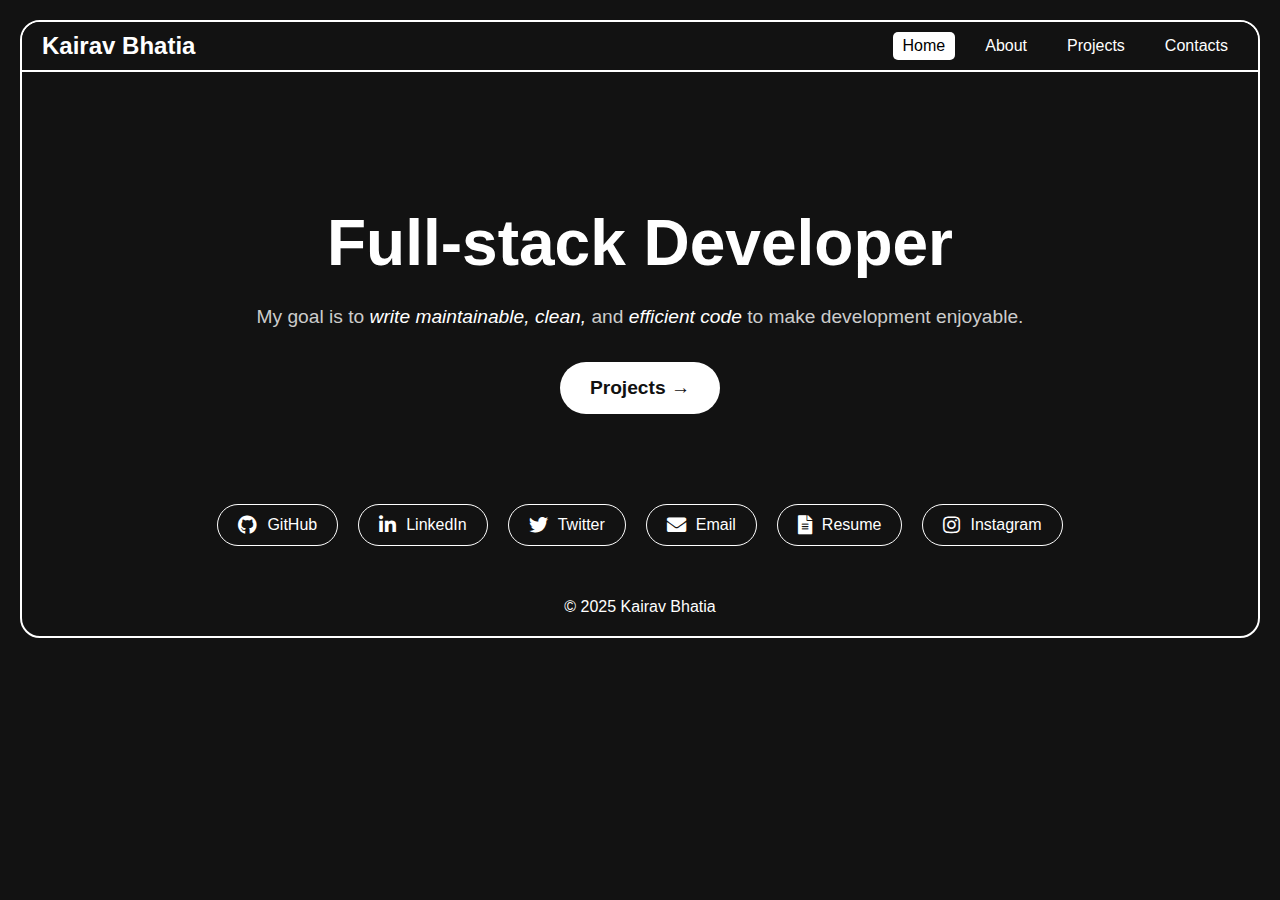
<file: index.html>
<!DOCTYPE html>
<html lang="en">
<head>
  <!-- general -->
  <meta charset="UTF-8">
  <meta name="viewport" content="width=device-width, initial-scale=1.0">
  <meta name="description" content="Portfolio of Kairav Bhatia, a Full Stack Developer specializing in modern web technologies and backend systems.">
  <meta name="keywords" content="Kairav Bhatia, Full Stack Developer, Web Development, Portfolio, Personal Site">
  <meta name="author" content="Kairav Bhatia">
  <!-- social -->
  <meta property="og:title" content="Kairav Bhatia | Computer Engineer">
  <meta property="og:description" content="Check out my portfolio showcasing my projects and expertise in computers.">
  <!-- <meta property="og:image" content="https://example.com/preview-image.jpg">
  <meta property="og:url" content="https://example.com"> -->
  <meta property="og:type" content="website">

  <title>Kairav</title>
  <link rel="stylesheet" href="/css/style.css">
  <link rel="stylesheet" href="/css/home.css">
  <link rel="stylesheet" href="/css/about.css">
  <link rel="stylesheet" href="/css/project.css">
  <link rel="stylesheet" href="/css/contact.css">
  <link rel="stylesheet" href="/css/article.css">
  <link rel="shortcut icon" href="imgs/fav.png" type="image/x-icon">
  <link href="https://cdnjs.cloudflare.com/ajax/libs/font-awesome/5.15.4/css/all.min.css" rel="stylesheet">
</head>
<body>
  <div class="container">
    <!-- Navbar -->
    <header class="navbar">
      <div class="brand"><a href="#" onclick="triggerLinkClick('homenav');return false;">Kairav Bhatia</a></div>
      <div class="links">
        <!-- Highlight div -->
        <div class="highlight" style="width: 0; left: 0;"></div>
        <a id="homenav" href="#" onclick="showDiv('home')" class="active">Home</a>
        <a href="#" onclick="showDiv('about')" >About</a>
        <a id="projectnav" href="#" onclick="showDiv('projects')">Projects</a>
        <!-- <a href="#" onclick="showDiv('articles')">Blogs</a> -->
        <a id="contactnav" href="#" onclick="showDiv('contacts')">Contacts</a>
        <!-- <a href="#" onclick="showDiv('other')">Other</a> -->
      </div>
      <div class="hamburger">
        <span></span>
        <span></span>
        <span></span>
      </div>
    </header>

    <!-- Content -->
    <main class="content-wrapper">


      <!-- Home -->
      <div id="home" class="content-div">
        <!-- <h3>Total Views: 124</h3> -->


        <div class="developer-section">
          <h1 class="title">
            <span>Full-stack</span> Developer
          </h1>
          <p class="description">
            My goal is to <em>write maintainable, clean,</em> and <em>efficient code</em> to make development enjoyable.
          </p>
          <a href="#" onclick="triggerLinkClick('projectnav');return false;" class="btn">Projects →</a>
        </div>


        <div class="social-links">
          <a href="https://github.com/kairavb" target="_blank" class="social-link">
            <i class="fab fa-github"></i> GitHub
          </a>
          <a href="https://linkedin.com/in/kairavb" target="_blank" class="social-link">
            <i class="fab fa-linkedin-in"></i> LinkedIn
          </a>
          <a href="https://x.com/kairavb8" target="_blank" class="social-link">
            <i class="fab fa-twitter"></i> Twitter
          </a>
          <a href="mailto:kairavb8@gmail.com" target="_blank" class="social-link">
            <i class="fas fa-envelope"></i> Email
          </a>
          <a href="https://docs.google.com/document/d/e/2PACX-1vSeuclHt1fqtLr7Bauaews6loFaRYcWkM099_e0h2mGWlcO7tqpzT83ByS80xijHq0mepZKkIPFzjnZ/pub" target="_blank" class="social-link">
            <i class="fas fa-file-alt"></i> Resume
          </a>
          <a href="https://www.instagram.com/kairav.bhatia/" target="_blank" class="social-link">
            <i class="fab fa-instagram"></i> Instagram
          </a>
          <!-- <a href="#" target="_blank" class="social-link">
            <i class="fab fa-youtube"></i> YouTube
          </a> -->
          <!-- <a href="#" target="_blank" class="social-link">
            <i class="fas fa-phone-alt"></i> Call
          </a> -->
          <!-- <a href="#" target="_blank" class="social-link">
            <i class="fab fa-telegram-plane"></i> Telegram
          </a> -->
        </div>
      </div>


      <!-- About -->
      <div id="about" class="content-div" style="display: none;">
        <h3>... /About ...</h3>


        <div id="about-me">
          <div class="about-container">
            <div class="about-image">
              <img src="/imgs/me1.webp" alt="About Me Image">
            </div>
            <div class="about-details">
              <h2>About Me</h2>
              <ul>
                <li><strong>Age:</strong> 20</li>
                <li><strong>From:</strong> New Delhi, India</li>
                <li><strong>Email:</strong> kairavb8@gmail.com</li>
                <li><strong>Likes:</strong> Computers, Football, Space🚀</li>
              </ul>
              <p>
                I am a passionate developer who loves creating beautiful and functional web designs. With a strong background in coding and a creative approach, I aim to deliver exceptional digital experiences.
              </p>
            </div>
          </div>
        </div>


        <div class="work-section">
          <h1 class="work-title">Achievements</h1>
          <div class="work-list">
            <div class="work-item">
              <div class="work-column duration">
                <span>2023</span>
                <small>April</small>
              </div>
              <div class="work-column company">
                <h2 class="company-name">Hackathon Winner</h2>
              </div>
              <div class="work-column role">
                <h3>Software Debugging in Python</h3>
              </div>
            </div>
        
            <div class="work-item">
              <div class="work-column duration">
                <span>2023</span>
                <small>November</small>
              </div>
              <div class="work-column company">
                <h2 class="company-name">Quiz Winner</h2>
              </div>
              <div class="work-column role">
                <h3>Basics of Web 3</h3>
              </div>
            </div>
        
            <div class="work-item">
              <div class="work-column duration">
                <span>2023</span>
                <small>June</small>
              </div>
              <div class="work-column company">
                <h2 class="company-name">Highest League</h2>
              </div>
              <div class="work-column role">
                <h3>Highest Possible League On chess.com</h3>
              </div>
            </div>
          </div>
          <div class="work-experience">
            <p>and ofcourse,</p>
            <strong>Being Born!</strong>
          </div>
        </div>


        <h1 class="skills-title">Skills</h1>
        <div class="skills-section">
          <div class="skills-content">
            <div class="skills-box front-end">
              <h2>Front-end</h2>
              <p>HTML / CSS / JavaScript / TypeScript / React / Svelt / Angular / Vue / Tailwind / Bootstrap / Redux / GraphQL</p>
            </div>
            <div class="skills-box styles">
              <h2>Linux</h2>
              <p>RHEL Based / Debian Based / Arch Based / Bash / Zsh / Linux Tools / Linux Commands</p>
            </div>
            <div class="skills-box back-end">
              <h2>Back-end</h2>
              <p>Golang / Go-Gin / Go-Fiber / PostgreSQL / MySQL / SQLite / MongoDB / Flask / Redis / API's / NodeJS / REST API's / Microservices</p>
            </div>
            <div class="skills-box devops">
              <h2>DevOps</h2>
              <p>Nginx / Docker / (CI/CD) / kubernetes / Domain / Hosting</p>
            </div>
            <div class="skills-box devops">
              <h2>Other</h2>
              <p>Git / GitHub / Slack / DRY-Code / English / Communication</p>
            </div>
            <p class="skills-description">These are some of my <strong>favorite technologies, topics, or tools</strong> that I worked with.</p>
          </div>
          <div class="skills-image">
            <img src="/imgs/me2.webp" alt="Profile image" />
          </div>
        </div>        


        <div class="work-section">
          <h1 class="work-title">Work</h1>
          <div class="work-list">
            <div class="work-item">
              <div class="work-column duration">
                <span>2024 </span>
                <small>1 month</small>
              </div>
              <div class="work-column company">
                <h2 class="company-name">BH Reels</h2>
              </div>
              <div class="work-column role">
                <h3>Fullstack developer | Hosting, HTML, CSS, React</h3>
              </div>
            </div>
        
            <div class="work-item">
              <div class="work-column duration">
                <span>2024</span>
                <small>2 months</small>
              </div>
              <div class="work-column company">
                <h2 class="company-name">Contour Interiors</h2>
              </div>
              <div class="work-column role">
                <h3>Frontend developer | HTML, CSS, JS</h3>
              </div>
            </div>
          </div>
          <div class="work-experience">
            <p>Work experience</p>
            <strong>3 months</strong>
          </div>
        </div>
      </div>


      <!-- Projects -->
      <div id="projects" class="content-div" style="display: none;">
        <h3>... /Projects ...</h3>


        <h2>My Projects</h2>
        <p>The best way to showcase work and knowledge is projects!</p>
        <div class="container-proj">
          <div class="box">
            <img src="/imgs/p1.webp" alt="Project Image" />
            <div class="content">
              <h3>Payment System</h3>
              <div class="buttons">
                <a href="https://github.com/kairavb/payment_system_variak" target="_blank" class="btn">Source</a>
              </div>
            </div>
          </div>
          <div class="box">
            <img src="/imgs/p2.webp" alt="Project Image" />
            <div class="content">
              <h3>Snake Game</h3>
              <div class="buttons">
                <a href="https://saap.pages.dev" target="_blank" class="btn">View</a>
                <a href="https://github.com/kairavb/snake-game" target="_blank" class="btn">Source</a>
              </div>
            </div>
          </div>
          <div class="box">
            <img src="/imgs/p3.webp" alt="Project Image" />
            <div class="content">
              <h3>LinkedIn For Chefs</h3>
              <div class="buttons">
                <a href="https://kairavb.pythonanywhere.com/" target="_blank" class="btn">View</a>
                <a href="https://github.com/kairavb/chefconnect" target="_blank" class="btn">Source</a>
              </div>
            </div>
          </div>
          <div class="box">
            <img src="/imgs/p4.webp" alt="Project Image" />
            <div class="content">
              <h3>DSA Platform</h3>
              <div class="buttons">
                <a href="https://github.com/kairavb/dsaplatform" target="_blank" class="btn">Source</a>
              </div>
            </div>
          </div>
          <div class="box">
            <img src="/imgs/p5.webp" alt="Project Image" />
            <div class="content">
              <h3>Smart Helmet</h3>
              <div class="buttons">
                <a href="https://github.com/kairavb/smart-helmet" target="_blank" class="btn">Source</a>
              </div>
            </div>
          </div>
          <div class="box">
            <img src="/imgs/p6.webp" alt="Project Image" />
            <div class="content">
              <h3>Single Layer Neural Network</h3>
              <div class="buttons">
                <a href="https://github.com/kairavb/single_layer_perceptron" target="_blank" class="btn">Source</a>
              </div>
            </div>
          </div>
          <div class="box">
            <img src="/imgs/p7.webp" alt="Project Image" />
            <div class="content">
              <h3>Duplicate File Finder</h3>
              <div class="buttons">
                <a href="https://github.com/kairavb/duplicate_file_finder" target="_blank" class="btn">Source</a>
              </div>
            </div>
          </div>
          <div class="box">
            <img src="/imgs/p8.webp" alt="Project Image" />
            <div class="content">
              <h3>GO URL Shortner</h3>
              <div class="buttons">
                <a href="https://github.com/kairavb/URL-Shortner" target="_blank" class="btn">Source</a>
              </div>
            </div>
          </div>
        </div>

        <h2>Freelance & Work</h2>
        <p>Projects I made as a freelancer or while working</p>
        <div class="container-proj">
          <div class="box">
            <img src="/imgs/w1.webp" alt="Project Image" />
            <div class="content">
              <h3>Countour Interiors</h3>
              <div class="buttons">
                <a href="https://www.contourinteriors.in/" target="_blank" class="btn">View</a>
              </div>
            </div>
          </div>
          <div class="box">
            <img src="/imgs/w2.webp" alt="Project Image" />
            <div class="content">
              <h3>Cheap Printouts</h3>
              <div class="buttons">
                <a href="https://cheapprintouts.com/" target="_blank" class="btn">View</a>
              </div>
            </div>
          </div>
          <div class="box">
            <img src="/imgs/w3.webp" alt="Project Image" />
            <div class="content">
              <h3>BH Reels</h3>
              <div class="buttons">
                <a href="https://bh-reels.vercel.app/" target="_blank" class="btn">View</a>
              </div>
            </div>
          </div>
        </div>

        <div class="cbtn">
          <p id="cbtnp">
            Liked my work? Contact me below
          </p>
          <a href="#" onclick="triggerLinkClick('contactnav');return false;" class="cbtn">Contact →</a>
        </div>
      </div>


      <!-- Articles -->
      <div id="articles" class="content-div" style="display: none;">
        <h3>... /Blogs ...</h3>


        <div class="articles-container">
          <h2>Latest Blogs</h2>
          <p>Stay updated with the latest blogs and insights about tech and my work.</p>
          <div class="articles-grid">
            <div class="article-box">
              <h3>Article Title 1</h3>
              <p>Short description of the article goes here. This is a brief preview of the content.</p>
              <div class="article-footer">
                <a href="#" class="read-more">Read More</a>
                <span class="article-date">November 26, 2024</span>
              </div>
            </div>
            <div class="article-box">
              <h3>Article Title 2</h3>
              <p>Short description of the article goes here. This is a brief preview of the content.</p>
              <div class="article-footer">
                <a href="#" class="read-more">Read More</a>
                <span class="article-date">November 25, 2024</span>
              </div>
            </div>
            <div class="article-box">
              <h3>Article Title 3</h3>
              <p>Short description of the article goes here. This is a brief preview of the content.</p>
              <div class="article-footer">
                <a href="#" class="read-more">Read More</a>
                <span class="article-date">November 24, 2024</span>
              </div>
            </div>
          </div>
        </div>
      </div>


      <!-- Contacts -->
      <div id="contacts" class="content-div" style="display: none;">
        <h3>... /Contacts ...</h3>


        <div class="contacts-container">
          <h2>Contact Me</h2>
          <div class="social-links">
            <a href="https://github.com/kairavb" target="_blank" class="social-link">
              <i class="fab fa-github"></i> GitHub
            </a>
            <a href="https://linkedin.com/in/kairavb" target="_blank" class="social-link">
              <i class="fab fa-linkedin-in"></i> LinkedIn
            </a>
            <a href="https://x.com/kairavb8" target="_blank" class="social-link">
              <i class="fab fa-twitter"></i> Twitter
            </a>
            <a href="mailto:kairavb8@gmail.com" target="_blank" class="social-link">
              <i class="fas fa-envelope"></i> Email
            </a>
            <a href="https://docs.google.com/document/d/e/2PACX-1vSeuclHt1fqtLr7Bauaews6loFaRYcWkM099_e0h2mGWlcO7tqpzT83ByS80xijHq0mepZKkIPFzjnZ/pub" target="_blank" class="social-link">
              <i class="fas fa-file-alt"></i> Resume
            </a>
            <a href="https://www.instagram.com/kairav.bhatia/" target="_blank" class="social-link">
              <i class="fab fa-instagram"></i> Instagram
            </a>
          </div>
          <p>Have questions or want to work together? Fill out the form below! <br><em style="color: aliceblue; font-family: 'Courier New', Courier, monospace;">It Actually Works!</em></p>
          <form class="contact-form" action="https://formspree.io/f/xzzbjwez" method="post">
            <div class="form-group">
              <input name="name" type="text" id="name" placeholder="Your Name" required />
            </div>
            <div class="form-group">
              <input name="email" type="email" id="email" placeholder="Your Email" required />
            </div>
            <div class="form-group">
              <textarea name="message" id="message" rows="5" placeholder="Your Message" required></textarea>
            </div>
            <button type="submit" class="btn">Send Message</button>
          </form>
        </div>
      </div>


      <!-- other -->
      <div id="other" class="content-div" style="display: none;">
        <h1>Welcome to the Projects Section</h1>
        <p style="margin-top: 500px;">Scroll down to see more content!</p>
      </div>

      <footer>
        <p>&copy; 2025 Kairav Bhatia</p>
      </footer>
    </main>
    

  </div>
</body>
<script src="/js/index.js"></script>
</html>
</file>
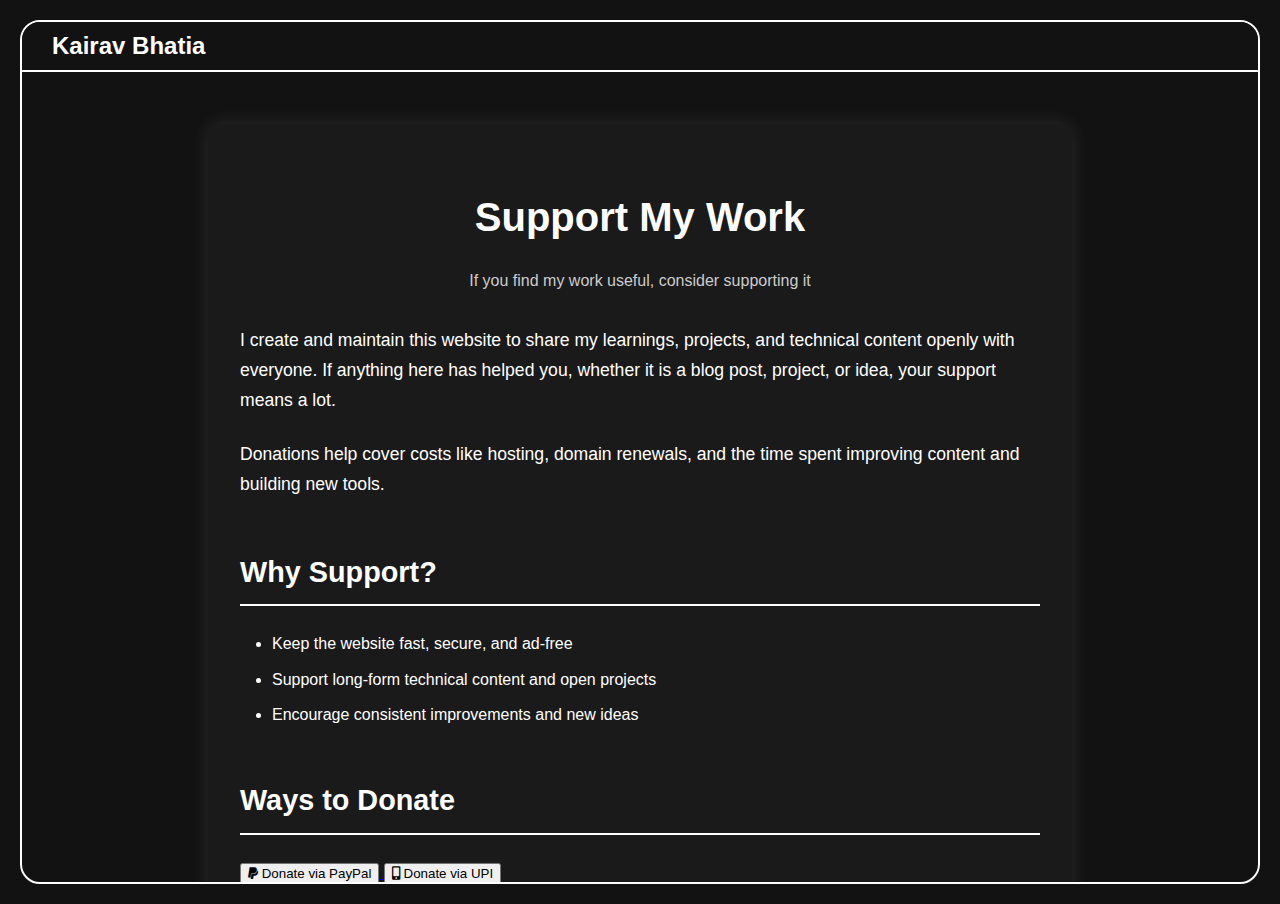
<file: donate/index.html>
<!DOCTYPE html>
<html lang="en">
<head>
  <meta charset="UTF-8" />
  <meta name="viewport" content="width=device-width, initial-scale=1.0"/>
  <title>Support My Work</title>

  <link rel="stylesheet" href="/static/css/style.css">
  <link rel="stylesheet" href="/static/css/blog.css">
  <link rel="shortcut icon" href="/static/imgs/fav.png" type="image/x-icon">
  <link href="https://cdnjs.cloudflare.com/ajax/libs/font-awesome/5.15.4/css/all.min.css" rel="stylesheet">
</head>

<body>
  <div class="container scroll-thin">

    <!-- Navbar -->
    <header class="navbar">
      <div class="highlight" id="highlight"></div>

      <div class="brand">
        <a href="/index.html">Kairav <span id="sname">Bhatia</span></a>
      </div>
    </header>

    <!-- Content -->
    <main class="content-wrapper">
      <article class="blog-post">

        <header class="post-header">
          <h1 class="post-title">Support My Work</h1>
          <p class="post-meta">
            If you find my work useful, consider supporting it
          </p>
        </header>

        <section class="post-content">
          <p>
            I create and maintain this website to share my learnings, projects,
            and technical content openly with everyone. If anything here has
            helped you, whether it is a blog post, project, or idea,
            your support means a lot.
          </p>

          <p>
            Donations help cover costs like hosting, domain renewals, and the
            time spent improving content and building new tools.
          </p>

          <h2>Why Support?</h2>
          <ul>
            <li>Keep the website fast, secure, and ad-free</li>
            <li>Support long-form technical content and open projects</li>
            <li>Encourage consistent improvements and new ideas</li>
          </ul>

          <h2>Ways to Donate</h2>

          <div class="donate-options">
            <a href="https://www.paypal.me/kairav8" target="_blank">
              <button>
                <i class="fab fa-paypal"></i> Donate via PayPal
              </button>
            </a>

            <a href="upi://pay?pa=kairavb88@oksbi&pn=Kairav%20Bhatia" target="_blank">
              <button>
                <i class="fas fa-mobile-alt"></i> Donate via UPI
              </button>
            </a>
          </div>

          <p style="margin-top: 2rem; text-align: center;">
            Any amount is appreciated. If you cannot donate,
            sharing the site or sending feedback helps just as much 🙂
          </p>

          <blockquote>
            “Support keeps independent creators building useful things for everyone.”
          </blockquote>
        </section>

        <footer class="post-footer">
          <p style="color:#ccc;">
            Thank you for your support ❤️
          </p>
        </footer>
      </article>

      <footer>
        <p>&copy; <span id="year"></span> Kairav Bhatia</p>
      </footer>
    </main>
  </div>

  <script>
    document.getElementById("year").textContent = new Date().getFullYear();
  </script>
</body>
</html>
</file>
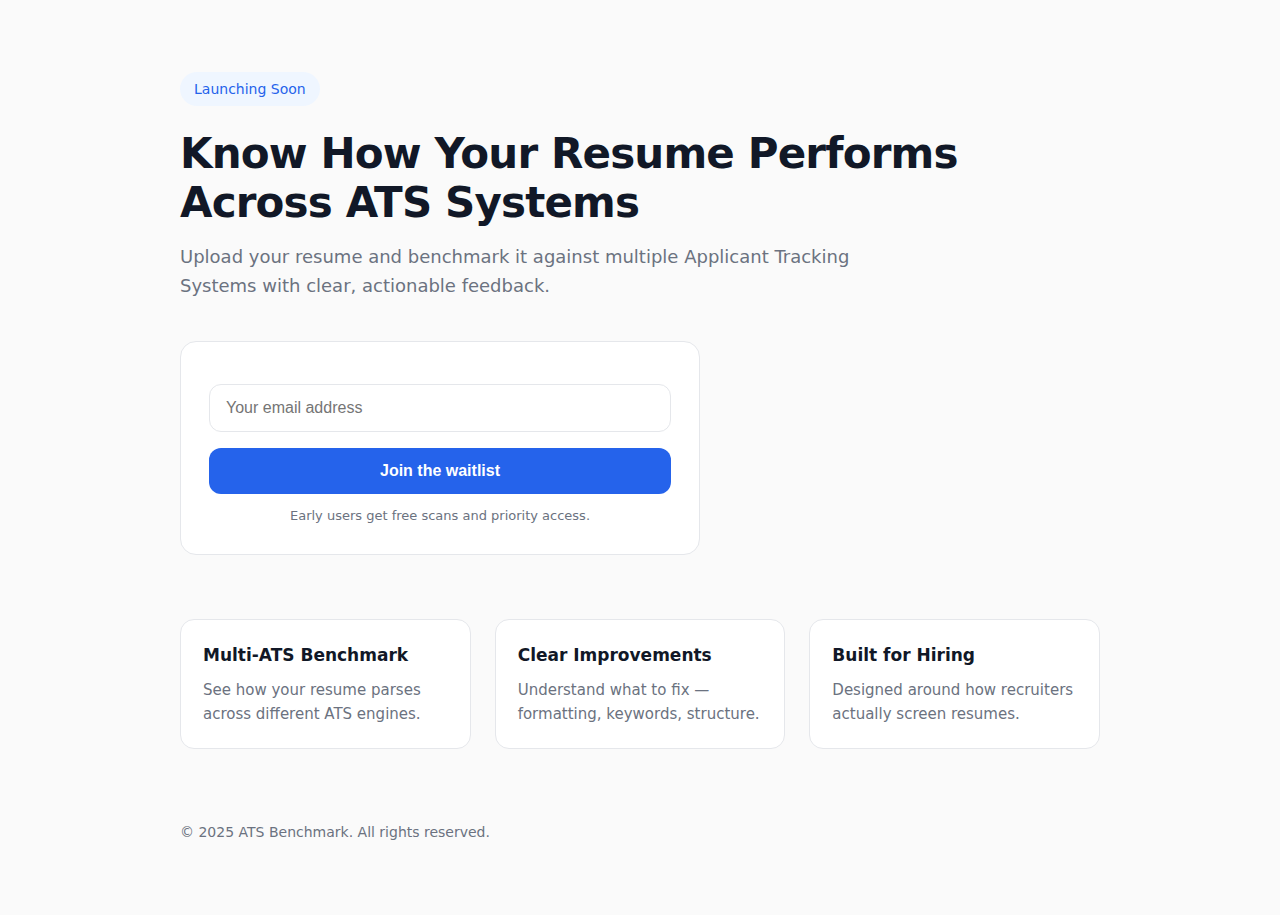
<file: temp.html>
<!DOCTYPE html>
<html lang="en">
<head>
  <!-- Basic SEO -->
  <meta charset="UTF-8">
  <title>ATS Benchmark – Join the Waitlist</title>
  <meta name="description" content="Benchmark your resume across multiple ATS systems. Get early access and free resume scans.">
  <meta name="viewport" content="width=device-width, initial-scale=1">

  <!-- Open Graph (for sharing) -->
  <meta property="og:title" content="ATS Benchmark">
  <meta property="og:description" content="See how your resume performs across real Applicant Tracking Systems.">
  <meta property="og:type" content="website">

  <!-- Theme -->
  <style>
    :root {
      --background: #fafafa;
      --card: #ffffff;
      --border: #e5e7eb;
      --text: #111827;
      --muted: #6b7280;
      --primary: #2563eb;
      --primary-soft: #eff6ff;
    }

    * {
      box-sizing: border-box;
    }

    body {
      margin: 0;
      font-family: system-ui, -apple-system, Segoe UI, Roboto, sans-serif;
      background: var(--background);
      color: var(--text);
      line-height: 1.6;
    }

    .container {
      max-width: 960px;
      margin: 0 auto;
      padding: 72px 20px;
    }

    .badge {
      display: inline-block;
      padding: 6px 14px;
      border-radius: 999px;
      font-size: 14px;
      background: var(--primary-soft);
      color: var(--primary);
      margin-bottom: 24px;
    }

    h1 {
      font-size: 42px;
      line-height: 1.15;
      letter-spacing: -0.02em;
      margin: 0 0 16px;
    }

    p {
      font-size: 18px;
      color: var(--muted);
      max-width: 720px;
      margin: 0;
    }

    .card {
      max-width: 520px;
      margin-top: 40px;
      padding: 28px;
      background: var(--card);
      border: 1px solid var(--border);
      border-radius: 16px;
    }

    input {
      width: 100%;
      padding: 14px 16px;
      margin-top: 14px;
      font-size: 16px;
      border-radius: 12px;
      border: 1px solid var(--border);
    }

    input:focus {
      outline: none;
      border-color: var(--primary);
      box-shadow: 0 0 0 3px var(--primary-soft);
    }

    button {
      width: 100%;
      margin-top: 16px;
      padding: 14px;
      font-size: 16px;
      font-weight: 600;
      border: none;
      border-radius: 12px;
      background: var(--primary);
      color: white;
      cursor: pointer;
    }

    .note {
      margin-top: 12px;
      font-size: 13px;
      color: var(--muted);
      text-align: center;
    }

    .features {
      margin-top: 64px;
      display: grid;
      grid-template-columns: repeat(auto-fit, minmax(220px, 1fr));
      gap: 24px;
    }

    .feature {
      padding: 22px;
      background: var(--card);
      border: 1px solid var(--border);
      border-radius: 14px;
    }

    .feature h3 {
      margin: 0 0 8px;
      font-size: 17px;
    }

    .feature p {
      font-size: 15px;
      color: var(--muted);
    }

    footer {
      margin-top: 72px;
      font-size: 14px;
      color: var(--muted);
    }
  </style>
</head>

<body>
  <main class="container">
    <span class="badge">Launching Soon</span>

    <h1>Know How Your Resume Performs<br>Across ATS Systems</h1>
    <p>
      Upload your resume and benchmark it against multiple Applicant Tracking
      Systems with clear, actionable feedback.
    </p>

    <section class="card">
      <form id="waitlist-form" aria-label="Join waitlist form">
        <input
          type="email"
          name="email"
          placeholder="Your email address"
          required
          aria-label="Email address"
        >
        <button type="submit">Join the waitlist</button>
      </form>
      <div class="note" id="form-note">
        Early users get free scans and priority access.
      </div>
    </section>

    <section class="features">
      <div class="feature">
        <h3>Multi-ATS Benchmark</h3>
        <p>See how your resume parses across different ATS engines.</p>
      </div>
      <div class="feature">
        <h3>Clear Improvements</h3>
        <p>Understand what to fix — formatting, keywords, structure.</p>
      </div>
      <div class="feature">
        <h3>Built for Hiring</h3>
        <p>Designed around how recruiters actually screen resumes.</p>
      </div>
    </section>

    <footer>
      © 2025 ATS Benchmark. All rights reserved.
    </footer>
  </main>

  <script>
    const form = document.getElementById("waitlist-form");
    const note = document.getElementById("form-note");

    form.addEventListener("submit", async (e) => {
      e.preventDefault();

      const email = form.email.value;

      const response = await fetch("/api/waitlist", {
        method: "POST",
        headers: { "Content-Type": "application/json" },
        body: JSON.stringify({ email })
      });

      if (response.ok) {
        note.textContent = "✅ You're on the waitlist!";
        form.reset();
      } else {
        note.textContent = "❌ Something went wrong. Please try again.";
      }
    });
  </script>
</body>
</html>
</file>
<file: css/style.css>
/* Global Styles */
body {
  margin: 0;
  padding: 0;
  font-family: Arial, sans-serif;
  background-color: #121212;
  color: #fff;
  overflow: hidden; /* Disable global scrollbar */
}

footer {
  align-self: center;
}

.container {
  border: 2px solid #fff; /* Bright border */
  border-radius: 20px; /* Rounded corners */
  margin: 20px;
  max-height: calc(100vh - 40px); /* Account for margins */
  display: flex;
  flex-direction: column;
  overflow: hidden; /* Prevent content from spilling out */
}

.content-wrapper {
  overflow-y: auto; /* Enable scrolling inside the box */
  flex: 1; /* Take up remaining space below navbar */
  padding: 20px;
}

/* Navbar Styles */
.navbar {
  display: flex;
  justify-content: space-between;
  align-items: center;
  padding: 10px 20px;
  border-bottom: 2px solid #fff;
  position: sticky;
  top: 0;
  background-color: #121212; /* Match background to avoid flickering */
  z-index: 1000; /* Ensure it stays on top */
}

.navbar .brand {
  font-size: 1.5em;
  font-weight: bold;
}

.brand a {
  color: #fff;
  text-decoration: none;
}

.navbar .links {
  display: flex;
  gap: 20px;
  position: relative;
}

.navbar .links a {
  text-decoration: none;
  color: #fff;
  font-weight: 500;
  padding: 5px 10px;
  position: relative;
  z-index: 1; /* Ensure text appears above the highlight */
  transition: color 0.3s ease; /* Smooth transition for color */
}

.navbar .links a.active {
  color: #000; /* Black text for active link */
}

/* Highlight animation */
.navbar .highlight {
  position: absolute;
  background-color: #fff;
  height: 100%;
  border-radius: 5px;
  z-index: 0; /* Place behind the text */
  transition: all 0.3s ease; /* Smooth animation */
}

.navbar .hamburger {
  display: none;
  flex-direction: column;
  cursor: pointer;
  gap: 5px;
}

.navbar .hamburger span {
  width: 25px;
  height: 3px;
  background-color: #fff;
  border-radius: 2px;
}

footer p{
  display: block;
  text-align: center;
  margin: 0;
  margin-top: 2em;
  padding: 0;
}

/* Responsive Design */
@media (max-width: 768px) {
  .container {
    margin: 0px;
    border-radius: 0px;
    max-height: 100vh;
    border: none;
    max-height: 90vh;
  }
  
  .navbar .links {
    display: none; /* Hide links by default on small screens */
    flex-direction: column;
    background-color: #121212;
    position: absolute;
    top: 60px;
    right: 20px;
    padding: 10px;
    border: 2px solid #fff;
    border-radius: 10px;
    gap: 10px;
  }

  .navbar .hamburger {
    display: flex; /* Show the hamburger menu on small screens */
  }

  .navbar .links.visible {
    display: flex; /* Show links when the menu is toggled */
  }

  .navbar .highlight {
    display: none; /* Disable highlight background in stacked view */
  }

  .navbar .links a.active {
    background-color: #fff; /* Add white background to active link */
    color: #000; /* Black text */
    border-radius: 5px;
    transition: background-color 0.3s ease, color 0.3s ease; /* Smooth transition */
  }
}
</file>
<file: css/home.css>
/* ----main */
.developer-section {
  text-align: center;
  padding: 20px;
  margin: 50px auto;
  max-width: 800px;
}

.developer-section .title {
  font-size: 4rem;
  font-weight: bold;
  line-height: 1.2;
  margin-bottom: 20px;
  color: #fff;
}

.developer-section .description {
  font-size: 1.2rem;
  line-height: 1.6;
  color: #ccc;
  margin-bottom: 30px;
}

.developer-section .description em {
  font-style: italic;
  color: #fff;
}

.developer-section .btn {
  display: inline-block;
  padding: 15px 30px;
  font-size: 1.2rem;
  font-weight: bold;
  color: #111;
  text-decoration: none;
  background: #fff;
  border-radius: 30px;
  transition: background 0.3s ease, transform 0.2s ease;
}

.developer-section .btn:hover {
  background: #f0f0f0;
  transform: scale(1.05);
}

@media (max-width: 768px) {
  .developer-section .title {
    font-size: 3rem;
  }

  .developer-section .description {
    font-size: 1rem;
  }

  .developer-section .btn {
    padding: 12px 25px;
    font-size: 1rem;
  }
}

@media (max-width: 480px) {
  .developer-section .title {
    font-size: 2.5rem;
  }

  .developer-section .description {
    font-size: 0.9rem;
  }

  .developer-section .btn {
    padding: 10px 20px;
    font-size: 0.9rem;
  }
}
  
/*----Social links section*/
.social-links {
  display: flex;
  flex-wrap: wrap;
  justify-content: center;
  gap: 20px;
  padding: 20px;
}

/* Social Link Buttons */
.social-link {
  display: flex;
  align-items: center;
  gap: 10px;
  text-decoration: none;
  padding: 10px 20px;
  border: 1px solid #ffffff;
  border-radius: 30px;
  color: #ffffff;
  font-size: 1rem;
  transition: all 0.3s ease;
}

.social-link i {
  font-size: 1.2rem;
}

/* Hover and Focus Effect */
.social-link:hover {
  background-color: #ffffff;
  color: #121212;
  transform: translateY(-5px);
}

/* Responsive Adjustments */
@media (max-width: 600px) {
  .social-link {
    font-size: 0.9rem;
    padding: 8px 15px;
  }

  .social-link i {
    font-size: 1rem;
  }
}
</file>
<file: css/about.css>
/* ----about */
/* About Me Section Styling */
#about-me {
  padding: 40px;
  background: #000;
  color: #fff;
}

.about-container {
  display: flex;
  align-items: center;
  justify-content: space-between;
  gap: 20px;
  flex-wrap: wrap;
  max-width: 1000px;
  margin: 0 auto;
}

/* Left Side Image */
.about-image {
  flex: 0 0 40%; /* Ensure the image takes up a maximum of 40% of the container width */
  max-width: 400px; /* Cap the image width */
  margin-right: 50px;
}

.about-image img {
  width: 100%;
  height: auto;
  border-radius: 10px;
  border: 2px solid #fff;
  transition: transform 0.3s ease, box-shadow 0.3s ease;
}

.about-image img:hover {
  transform: scale(1.05);
  box-shadow: 0 0 10px #fff;
}

/* Right Side Details */
.about-details {
  flex: 1;
  color: #ccc;
}

.about-details h2 {
  font-size: 2.5rem;
  margin-bottom: 20px;
  color: #fff;
  border-bottom: 2px solid #fff;
  display: inline-block;
  padding-bottom: 5px;
}

.about-details ul {
  list-style: none;
  padding: 0;
  margin: 0 0 20px 0;
}

.about-details ul li {
  font-size: 1.2rem;
  margin-bottom: 10px;
}

.about-details ul li strong {
  color: #fff;
}

.about-details p {
  font-size: 1rem;
  line-height: 1.6;
}

/* Responsive Adjustments */
@media (max-width: 768px) {
  .about-container {
    flex-direction: column;
    text-align: center;
  }

  .about-image {
    max-width: 70%; /* Image width reduced further for smaller screens */
    margin: 0 auto 20px;
  }

  .about-details h2 {
    font-size: 2rem;
  }

  .about-details ul li {
    font-size: 1rem;
  }

  .about-details p {
    font-size: 0.9rem;
  }
}  
  

/*  */
.skills-section {
  background-color: #000;
  display: flex;
  flex-wrap: wrap;
  align-items: center;
  justify-content: space-between;
  width: 100%;
  padding: 40px;
  padding-top: 0px;
  box-sizing: border-box;
}

.skills-content {
  flex: 1 1 50%;
  max-width: 600px;
  padding: 20px;
}

.skills-box {
  background-color: #1a1a1a;
  border-radius: 20px; /* More rounded corners */
  padding: 20px;
  margin-bottom: 20px;
  box-shadow: 0px 4px 8px rgba(0, 0, 0, 0.2);
  transition: all 0.3s ease; /* Smooth hover effect */
}

.skills-box h2 {
  margin: 0 0 10px 0;
  font-size: 1.5rem;
}

.skills-box p {
  margin: 0;
  font-size: 1rem;
  color: #bbbbbb;
}

.skills-box:hover {
  background-color: #ffffff; /* Slightly lighter background on hover */
  color: #121212;
  transform: translateY(-5px); /* Lift effect */
  box-shadow: 0px 6px 12px rgba(0, 0, 0, 0.4);
}

.skills-description {
  font-size: 1rem;
  color: #bbbbbb;
  margin-top: 20px;
}

.skills-description strong {
  color: #ffffff;
}

.skills-image {
  flex: 1 1 40%;
  display: flex;
  justify-content: center;
  align-items: center;
}

.skills-image img {
  width: 100%;
  max-width: 400px;
  border-radius: 30px; /* More rounded corners for the image */
  box-shadow: 0px 4px 12px rgba(0, 0, 0, 0.5);
  transition: all 0.3s ease; /* Smooth hover effect */
}

.skills-image img:hover {
  transform: scale(1.05); /* Slight zoom-in effect on hover */
  box-shadow: 0px 6px 16px rgba(0, 0, 0, 0.6);
}

@media (max-width: 768px) {
  .skills-section {
    flex-direction: column-reverse;
    text-align: center;
  }

  .skills-content {
    max-width: 100%;
    margin-bottom: 20px;
  }

  .skills-image img {
    max-width: 300px;
  }
}

/*----Work section*/
.work-section {
  width: 100%;
  box-sizing: border-box;
  margin-bottom: 30px;
}
    
.work-title {
  font-size: 3rem;
  margin-bottom: 20px;
  font-weight: bold;
  text-align: right;
}
.skills-title {
  font-size: 3rem;
  margin-bottom: 20px;
  font-weight: bold;
}

.work-list {
  border-top: 1px solid #333;
}

.work-item {
  display: grid;
  grid-template-columns: 1fr 1.5fr 2fr;
  gap: 20px;
  align-items: center;
  padding: 20px 0;
  border-bottom: 1px solid #333;
  transition: background-color 0.3s ease, color 0.3s ease;
}

.work-column {
  padding-left: 20%;
  padding-right: 10%;
  display: flex;
  flex-direction: column;
}

.duration span {
  font-size: 1.2rem;
}

.duration small {
  font-size: 0.9rem;
  color: #aaaaaa;
}

.company-name {
  font-size: 1.5rem;
  margin: 0;
}

.role p {
  font-size: 1rem;
  color: #aaaaaa;
  margin: 0;
}

.work-item:hover {
  background-color: #ffffff;
  color: #121212;
  cursor: pointer;
}

.work-item:hover .company-name,
.work-item:hover .role p {
  color: #121212;
}

.work-experience {
  margin-top: 20px;
  text-align: right;
}

.work-experience p {
  margin: 0;
  font-size: 1rem;
  color: #aaaaaa;
}

.work-experience strong {
  font-size: 1.5rem;
}

@media (max-width: 768px) {
  .work-item {
    grid-template-columns: 1fr;
    gap: 10px;
  }

  .work-column {
    flex-direction: row;
    justify-content: space-between;
  }

  .company-name,
  .role p {
    font-size: 1.2rem;
  }
}
</file>
<file: css/project.css>
/* Parent div styling */
#projects {
  text-align: center;
}

#projects h3{
  text-align: left;
}

/* Container for the boxes */
.container-proj {
  display: grid;
  grid-template-columns: repeat(3, 1fr); /* Strictly 3 columns max */
  gap: 30px;
  justify-items: center;
  margin: 10px;
}

#projects h2 {
  font-size: 2.5rem;
  margin-bottom: 20px;
  color: #fff;
  text-transform: uppercase;
  letter-spacing: 2px;
  border-bottom: 2px solid #fff;
  display: inline-block;
  padding-bottom: 5px;
}

/* Description */
#projects p {
  font-size: 1.2rem;
  margin-bottom: 30px;
  color: #ccc;
}

/* Individual box styling */
.container-proj .box {
  position: relative;
  width: 100%;
  aspect-ratio: 4 / 3;
  border: 3px solid #fff;
  border-radius: 10px;
  overflow: hidden;
  box-shadow: 0px 6px 15px rgba(255, 255, 255, 0.3);
  transition: transform 0.3s ease, box-shadow 0.3s ease;
  background: #111;
}

.container-proj .box:hover {
  transform: scale(1.08);
  box-shadow: 0px 10px 25px rgba(255, 255, 255, 0.5);
}

/* Styling images */
.container-proj .box img {
  width: 100%;
  height: 100%;
  object-fit: cover;
  display: block;
  filter: grayscale(0.2);
  transition: filter 0.3s ease;
}

.container-proj .box:hover img {
  filter: grayscale(0);
}

/* Content overlay */
.container-proj .box .content {
  position: absolute;
  bottom: 0;
  left: 0;
  right: 0;
  background: rgba(0, 0, 0, 0.8);
  padding: 15px;
  text-align: center;
  color: #fff;
  transform: translateY(100%);
  transition: transform 0.3s ease;
}

.container-proj .box:hover .content {
  transform: translateY(0); /* Slide-up effect on hover */
}

/* Title inside box */
.container-proj .box .content h3 {
  margin: 10px 0;
  font-size: 1.5rem;
}

/* Buttons inside box */
.container-proj .box .content .buttons {
  display: flex;
  justify-content: center;
  gap: 10px;
}

.container-proj .box .content .btn {
  display: inline-block;
  padding: 10px 20px;
  font-size: 0.9rem;
  color: #000;
  text-decoration: none;
  background: #fff;
  border-radius: 5px;
  transition: background 0.3s ease, transform 0.3s ease;
  box-shadow: 0px 4px 10px rgba(255, 255, 255, 0.2);
}

.container-proj .box .content .btn:hover {
  background: #e6e6e6;
  transform: scale(1.05);
}

.cbtn {
  margin-top: 50px;
}

.cbtn a {
  display: inline-block;
  padding: 15px 30px;
  font-size: 1.2rem;
  font-weight: bold;
  margin: 5px;
  margin-bottom: 10px;
  color: #111;
  text-decoration: none;
  background: #fff;
  border-radius: 30px;
  transition: background 0.3s ease, transform 0.2s ease;
}

.cbtn a:hover {
  background: #f0f0f0;
  transform: scale(1.05);
}

/* Responsive adjustments */
@media (max-width: 1024px) {
  .container-proj {
    grid-template-columns: repeat(2, 1fr); /* Reduce to 2 columns for medium screens */
  }
}

@media (max-width: 768px) {
  .container-proj {
    grid-template-columns: 1fr; /* Stack in a single column for small screens */
  }
  .cbtn a{
    padding: 10px 20px;
    font-size: 0.9rem;
  }
}
</file>
<file: css/contact.css>
/* Contacts Section Styling */
#contacts {
  text-align: center;
  margin: 20px;
}

#contacts h3{
  text-align: left;
}
  
/* Container */
.contacts-container {
  max-width: 600px;
  margin: 0 auto;
}

/* Title */
#contacts h2 {
  font-size: 2.5rem;
  margin-bottom: 20px;
  color: #fff;
  text-transform: uppercase;
  letter-spacing: 2px;
  border-bottom: 2px solid #fff;
  display: inline-block;
  padding-bottom: 5px;
}

/* Description */
#contacts p {
  font-size: 1.2rem;
  margin-bottom: 30px;
  color: #ccc;
}

/* Contact Form */
.contact-form {
  display: flex;
  flex-direction: column;
  gap: 20px;
}

/* Form Group */
.contact-form .form-group {
  position: relative;
  width: 100%; /* Ensure form group spans full width */
}

/* Inputs and Textarea */
.contact-form .form-group input,
.contact-form .form-group textarea {
  width: 100%; /* Full width */
  padding: 15px;
  font-size: 1rem;
  color: #fff;
  background: #111;
  border: 2px solid #fff;
  border-radius: 5px;
  outline: none;
  box-sizing: border-box; /* Ensures padding doesn't affect width */
  transition: border 0.3s ease, background 0.3s ease;
}

.contact-form .form-group input:focus,
.contact-form .form-group textarea:focus {
  border-color: #e6e6e6;
  background: #222;
}

input {
  font-family: monospace;
}

/* Submit Button */
.contact-form .btn {
  width: 100%; /* Match the width of inputs */
  padding: 15px;
  font-size: 1rem;
  color: #000;
  background: #fff;
  border: none;
  border-radius: 5px;
  cursor: pointer;
  box-sizing: border-box; /* Consistent with inputs */
  transition: background 0.3s ease, transform 0.3s ease;
}

.contact-form .btn:hover {
  background: #e6e6e6;
  transform: scale(1.05);
}

/* Responsive Adjustments */
@media (max-width: 768px) {
  #contacts h2 {
    font-size: 2rem;
  }

  #contacts p {
    font-size: 1rem;
  }

  .contact-form .btn {
    font-size: 0.9rem;
    padding: 12px;
  }
}
</file>
<file: css/article.css>
/* Articles Section Styling */
#articles {
  text-align: center;
}
#articles h3{
  text-align: left;
}
  
/* Container */
.articles-container {
  max-width: 1000px;
  margin: 0 auto;
}

/* Title */
#articles h2 {
  font-size: 2.5rem;
  margin-bottom: 20px;
  color: #fff;
  text-transform: uppercase;
  letter-spacing: 2px;
  border-bottom: 2px solid #fff;
  display: inline-block;
  padding-bottom: 5px;
}

/* Description */
#articles p {
  font-size: 1.2rem;
  margin-bottom: 30px;
  color: #ccc;
}

/* Articles Grid */
.articles-grid {
  display: grid;
  grid-template-columns: repeat(auto-fill, minmax(300px, 1fr));
  gap: 20px;
  margin-top: 20px;
}

/* Article Box */
.article-box {
  background: #111;
  padding: 20px;
  border: 2px solid #fff;
  border-radius: 5px;
  text-align: left;
  transition: background 0.3s ease, transform 0.3s ease;
}

.article-box:hover {
  background: #222;
  transform: translateY(-5px);
}

/* Article Title */
.article-box h3 {
  font-size: 1.8rem;
  margin-bottom: 10px;
  color: #fff;
}

/* Article Description */
.article-box p {
  font-size: 1rem;
  color: #ccc;
  margin-bottom: 15px;
}

/* Article Footer - Read More + Date */
.article-footer {
  display: flex;
  justify-content: space-between;
  align-items: center;
}

.article-footer .read-more {
  color: #fff;
  background: #333;
  padding: 10px 20px;
  text-decoration: none;
  border-radius: 5px;
  font-size: 1rem;
  transition: background 0.3s ease, transform 0.3s ease;
}

.article-footer .read-more:hover {
  background: #ffffff;
  transform: scale(1.05);
  color: #111;
}

.article-footer .article-date {
  font-size: 0.9rem;
  color: #999;
}

/* Responsive Adjustments */
@media (max-width: 768px) {
  #articles h2 {
    font-size: 2rem;
  }

  #articles p {
    font-size: 1rem;
  }

  .article-box h3 {
    font-size: 1.5rem;
  }

  .article-box p {
    font-size: 0.9rem;
  }

  .article-footer .read-more {
    font-size: 0.9rem;
    padding: 8px 16px;
  }

  .article-footer .article-date {
    font-size: 0.8rem;
  }
}
</file>
<file: static/css/style.css>
/* Global Styles */
body {
  margin: 0;
  padding: 0;
  font-family: Arial, sans-serif;
  background-color: #121212;
  color: #fff;
  overflow: hidden; /* Disable global scrollbar */
}

footer {
  align-self: center;
}

footer p{
  display: block;
  text-align: center;
  margin: 0;
  margin-top: 2em;
  padding: 0;
}

.container {
  border: 2px solid #fff; /* Bright border */
  border-radius: 20px; /* Rounded corners */
  margin: 20px;
  max-height: calc(100vh - 40px); /* Account for margins */
  display: flex;
  flex-direction: column;
  overflow: hidden; /* Prevent content from spilling out */
}

.content-wrapper {
  overflow-y: auto; /* Enable scrolling inside the box */
  flex: 1; /* Take up remaining space below navbar */
  padding: 20px;
}

/* Navbar Styles */
.navbar {
  display: flex;
  justify-content: space-between;
  align-items: center;
  padding: 10px 20px;
  border-bottom: 2px solid #fff;
  position: sticky;
  top: 0;
  background-color: #121212; /* Match background to avoid flickering */
  z-index: 1000; /* Ensure it stays on top */
}

.navbar .brand {
  font-size: 1.5em;
  flex: 1;
}

.navbar .links {
  display: flex;
  gap: 20px;
  flex: 2;
  justify-content: center;
}

.navbar .right-links {
  display: flex;
  gap: 15px;
  justify-content: flex-end;
  flex: 1;
}

.navbar a {
  text-decoration: none;
  color: #fff;
  font-weight: 500;
  padding: 5px 10px;
  position: relative;
  z-index: 1; /* Ensure text appears above the highlight */
  transition: color 0.3s ease; /* Smooth transition for color */
}

.navbar .brand a {
  font-weight: bold;
}

.navbar .right-links a {
  font-weight: bold;
  font-size: large;
}

.navbar a.active {
  color: #000; /* Black text for active link */
}

/* Highlight animation */
.navbar .highlight {
  position: absolute;
  background-color: #fff;
  height: 100%;
  border-radius: 5px;
  z-index: 0; /* Place behind the text */
  transition: all 0.3s ease; /* Smooth animation */
}

.navbar .hamburger {
  display: none;
  flex-direction: column;
  cursor: pointer;
  gap: 5px;
  padding: 10px;
  margin-left: 10px;
}

.navbar .hamburger span {
  width: 25px;
  height: 3px;
  background-color: #fff;
  border-radius: 2px;
}

@media (max-width: 1000px) {
  #sname {
    display: none;
  }
}

/* Responsive Design */
@media (max-width: 768px) {
  .container {
    margin: 0px;
    border-radius: 0px;
    max-height: 100vh;
    border: none;
  }
  
  .navbar .links {
    display: none; /* Hide links by default on small screens */
    flex-direction: column;
    background-color: #121212;
    position: absolute;
    top: 60px;
    right: 20px;
    padding: 10px;
    border: 2px solid #fff;
    border-radius: 10px;
    gap: 10px;
  }

  .navbar .hamburger {
    display: flex; /* Show the hamburger menu on small screens */
  }

  .navbar .links.visible {
    display: flex; /* Show links when the menu is toggled */
    margin-top: 10px;
  }

  .navbar .links a.active {
    background-color: #fff; /* Add white background to active link */
    color: #000; /* Black text */
    border-radius: 5px;
    transition: background-color 0.3s ease, color 0.3s ease; /* Smooth transition */
  }
}

/* Chrome, Safari, Edge */
.scroll-thin::-webkit-scrollbar {
  width: 6px;
  height: 6px;
}
.scroll-thin::-webkit-scrollbar-thumb {
  background-color: rgba(255, 255, 255, 0.3);
  border-radius: 10px;
}
.scroll-thin::-webkit-scrollbar-track {
  background: transparent;
}

/* Firefox */
.scroll-thin {
  scrollbar-width: thin;
  scrollbar-color: rgba(255, 255, 255, 0.3) transparent;
}



/* Toast container */
.toast {
  position: fixed;
  top: 100px;
  left: 50%;
  transform: translateX(-50%);
  background: #ffb5a8;
  color: #ee3a04;
  border-radius: 6px;
  padding: 12px 16px;
  box-shadow: 0 4px 12px rgba(0,0,0,0.15);
  display: flex;
  flex-direction: column;
  gap: 6px;
  width: auto;
  min-width: 200px;
  opacity: 0;
  pointer-events: none;
  transition: opacity 0.3s ease, transform 0.3s ease;
  z-index: 9999;
}

/* Visible state */
.toast.show {
  opacity: 1;
  pointer-events: auto;
  transform: translateX(-50%) translateY(0);
}

/* Toast content line */
.toast-content {
  display: flex;
  align-items: center;
  justify-content: space-between;
  gap: 12px;
}


/* Close button */
.close-btn {
  cursor: pointer;
  font-weight: bold;
  opacity: 0.6;
}

.close-btn:hover {
  opacity: 1;
}

/* Progress bar */
.progress {
  height: 4px;
  width: 100%;
  background: #ee3a04;
  transform-origin: left;
  animation: toastProgress 3s linear forwards;
  border-radius: 2px;
}

/* Progress animation */
@keyframes toastProgress {
  from { transform: scaleX(1); }
  to { transform: scaleX(0); }
}
</file>
<file: static/css/blog.css>
/* Blog Post Styles in Dark Theme */
    .blog-post {
      max-width: 800px;
      margin: 2rem auto;
      padding: 2rem;
      background-color: #1a1a1a;
      color: #fff;
      border-radius: 10px;
      box-shadow: 0 0 20px rgba(255,255,255,0.1);
      line-height: 1.7;
    }

    .blog-post h1 {
      font-size: 2.5rem;
      margin-bottom: 0.5rem;
      color: #fff;
      text-align: center;
    }

    .post-meta {
      text-align: center;
      font-size: 1rem;
      color: #ccc;
      margin-bottom: 2rem;
    }

    .post-image {
      width: 100%;
      height: auto;
      margin: 2rem 0;
      border-radius: 10px;
    }

    .post-content p {
      margin: 1.5rem 0;
      font-size: 1.1rem;
    }

    .post-content h2 {
      margin-top: 3rem;
      font-size: 1.8rem;
      color: #fff;
      border-bottom: 2px solid #fff;
      padding-bottom: 0.5rem;
    }

    .post-content h3 {
      margin-top: 2rem;
      font-size: 1.4rem;
      color: #fff;
    }

    .post-content ul {
      padding-left: 2rem;
      margin: 1.5rem 0;
    }

    .post-content li {
      margin-bottom: 0.5rem;
    }

    .post-content blockquote {
      border-left: 4px solid #fff;
      padding-left: 1rem;
      margin: 2rem 0;
      font-style: italic;
      color: #ccc;
      background: #222;
      padding: 1rem;
      border-radius: 5px;
    }

    .post-content code {
      background: #333;
      padding: 0.2rem 0.4rem;
      border-radius: 4px;
      font-family: monospace;
    }

    .post-content pre {
      background: #333;
      padding: 1rem;
      border-radius: 5px;
      overflow-x: auto;
      margin: 1.5rem 0;
    }

    .post-footer {
      margin-top: 3rem;
      border-top: 1px solid #444;
      padding-top: 2rem;
      text-align: center;
    }

    .share p {
      margin-bottom: 1rem;
      color: #ccc;
    }

    .share button {
      background-color: #333;
      border: none;
      margin: 5px 10px;
      padding: 10px 15px;
      font-size: 1rem;
      cursor: pointer;
      border-radius: 5px;
      color: #fff;
      transition: background 0.3s;
    }

    .share button:hover {
      background-color: #555;
    }

    /* Responsive */
    @media (max-width: 768px) {
      .blog-post {
        padding: 1rem;
        margin: 1rem;
      }

      .blog-post h1 {
        font-size: 2rem;
      }

      .post-content h2 {
        font-size: 1.5rem;
      }
    }
</file>
